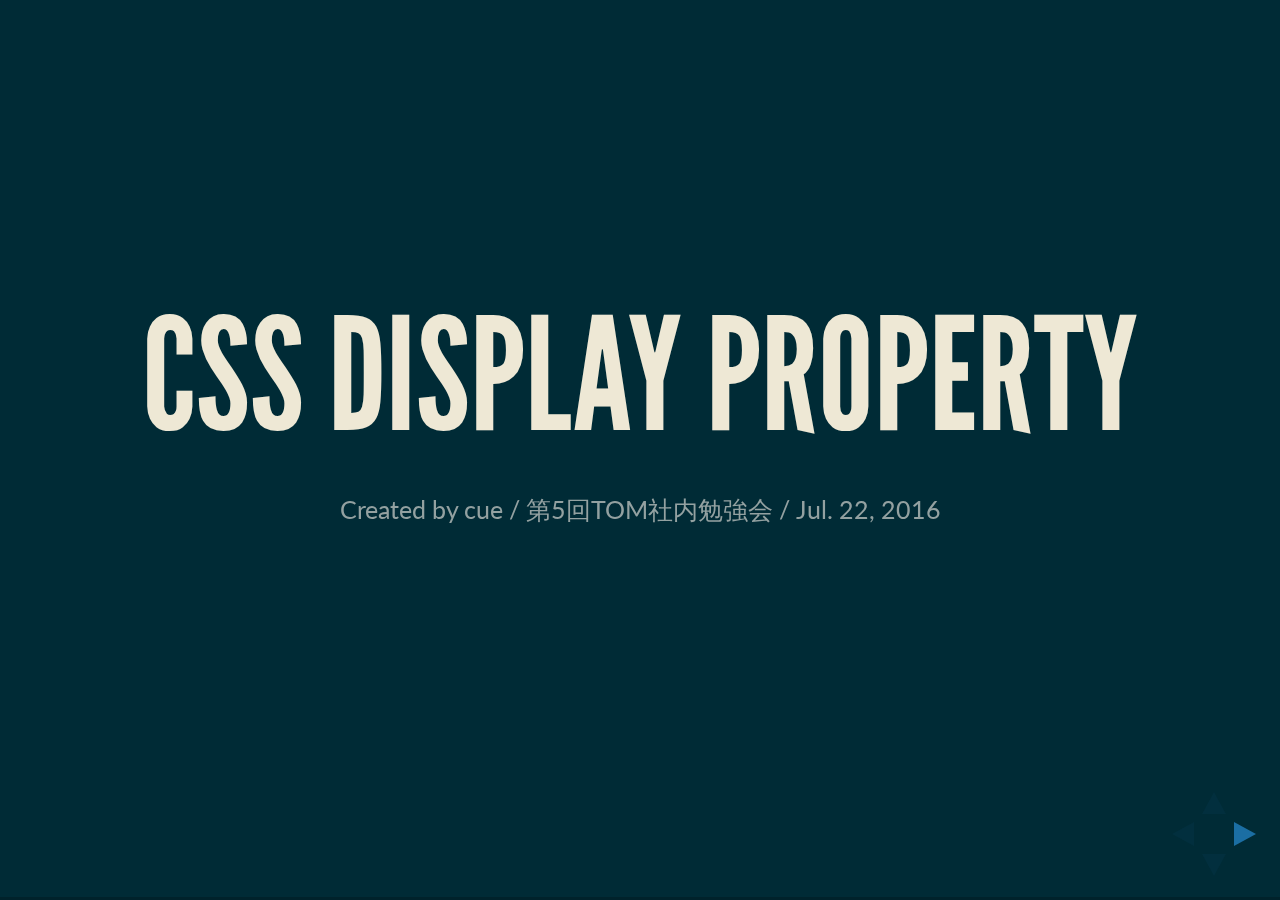
<file: index.html>
<!doctype html>
<html lang="en">

<head>
  <meta charset="utf-8">

  <title>css display</title>

  <meta name="description" content="第5回TOM社内勉強会">
  <meta name="author" content="cue">

  <meta name="apple-mobile-web-app-capable" content="yes">
  <meta name="apple-mobile-web-app-status-bar-style" content="black-translucent">

  <meta name="viewport" content="width=device-width, initial-scale=1.0, maximum-scale=1.0, user-scalable=no">

  <link rel="stylesheet" href="css/reveal.css">
  <link rel="stylesheet" href="css/theme/moon.css" id="theme">

  <link rel="stylesheet" href="css/display.css">

  <!-- Theme used for syntax highlighting of code -->
  <link rel="stylesheet" href="lib/css/zenburn.css">

  <!-- Printing and PDF exports -->
  <script>
    var link = document.createElement('link');
    link.rel = 'stylesheet';
    link.type = 'text/css';
    link.href = window.location.search.match(/print-pdf/gi) ? 'css/print/pdf.css' : 'css/print/paper.css';
    document.getElementsByTagName('head')[0].appendChild(link);
  </script>

  <!--[if lt IE 9]>
  <script src="lib/js/html5shiv.js"></script>
  <![endif]-->
</head>

<body>

<div class="reveal">

  <!-- Any section element inside of this container is displayed as a slide -->
  <div class="slides">
    <section>
      <h1>CSS display property</h1>
      <p>
        <small>Created by cue / 第5回TOM社内勉強会 / Jul. 22, 2016</small>
      </p>
    </section>

    <section>
      <h2>Display property</h2>
      <table>
        <tbody>
        <tr>
          <td>策定</td>
          <td>CSS Level 1 (Dec, 1996) 〜</td>
        </tr>
        <tr>
          <td>適用対象</td>
          <td>全要素</td>
        </tr>
        <tr>
          <td>メディア</td>
          <td>all</td>
        </tr>
        </tbody>
      </table>
    </section>

    <section>
      <h2>Display value</h2>
      <div class="fragment fade-up">
        <span class="prop">none</span>
        <span class="prop">inline</span>
        <span class="prop">block</span>
        <span class="prop">list-item</span>
        <span class="prop">inline-block</span>
        <span class="prop">inline-table</span>
        <span class="prop">table</span>
        <span class="prop">table-cell</span>
        <span class="prop">table-column</span>
        <span class="prop">table-column-group</span>
        <span class="prop">table-footer-group</span>
        <span class="prop">table-header-group</span>
        <span class="prop">table-row</span>
        <span class="prop">table-row-group</span>
        <span class="prop">flex</span>
        <span class="prop">inline-flex</span>
        <span class="prop">grid</span>
        <span class="prop">inline-grid</span>
        <span class="prop">run-in</span>
        <span class="prop">ruby</span>
        <span class="prop">ruby-base</span>
        <span class="prop">ruby-text</span>
        <span class="prop">ruby-base-container</span>
        <span class="prop">ruby-text-container</span>
        <span class="prop">contents</span>
        <p>※ 廃止済みの値を除く</p>
      </div>
    </section>

    <section>
      <h2>Mr. display is too much work</h2>
      <p>display 兄さん仕事しすぎ</p>
    </section>

    <section>
      <h2>History of display</h2>
      <table>
        <head>
        <tr>
          <th>Value set</th>
          <th>Ver.</th>
          <th>Date</th>
        </tr>
        </head>
        <tbody>
        <tr>
          <td>Basic values</td>
          <td>CSS1</td>
          <td>Dec, 1996 REC</td>
        </tr>
        <tr>
          <td>Extended values</td>
          <td>CSS2.1</td>
          <td>Jun. 2011 REC</td>
        </tr>
        <tr>
          <td>Table model values</td>
          <td>CSS2.1</td>
          <td>Jun. 2011 REC</td>
        </tr>
        <tr>
          <td>(Ruby formatting model values )</td>
          <td>CSS3</td>
          <td>Aug. 2014 WD</td>
        </tr>
        <tr>
          <td>Flexible box model values</td>
          <td>CSS3</td>
          <td>May 2015. LCWD<br>May 2016 CR</td>
        </tr>
        <tr>
          <td>Grid box model values</td>
          <td>CSS3</td>
          <td>Sep. 2015 WD</td>
        </tr>
        </tbody>
      </table>
    </section>

    <section>
      <section>
        <h2>Basic values</h2>
        <p>none | inline | block | list-item</p>
        <p><a href="display.html#basic" target="_blank">DEMO</a></p>
      </section>
      <section>
        <h2>list-item ?</h2>
        <p>使ったことすらない・・</p>
        <p class="fragment">こいつがdisplay兄さんに仕事を増やした元凶じゃなかろうか。</p>
      </section>
    </section>

    <section>
      <h2>Extended values</h2>
      <p>inline-block</p>
      <p><a href="display.html#extended" target="_blank">DEMO</a></p>
    </section>

    <section>
      <section>
        <h2>Table layout</h2>
        <p>table | table-cell | table-column | table-column-group | table-footer-group | table-header-group | table-row | table-row-group | inline-table</p>
        <p><a href="display.html#table" target="_blank">DEMO</a></p>
      </section>
      <section>
        <h3>Source</h3>
        <pre><code class="html" data-trim>
<span class="table">
  <span class="table-caption">User table</span>
  <span class="table-header-group">
    <span class="table-row">
      <span class="table-cell">Firstname</span>
      <span class="table-cell">Lastname</span>
      <span class="table-cell">Email</span>
    </span>
  </span>
  <span class="table-row-group">
    <span class="table-row">
      <span class="table-cell">John</span>
      <span class="table-cell">Doe</span>
      <span class="table-cell">john@example.com</span>
    </span>
  </span>
</span>
        </code></pre>
      </section>
      <section>
          <h3>Why need table layout?</h3>
          <p class="fragment">草案が書かれた2002年頃、Webはすべて</p>
          <p class="fragment">&lt;frame&gt;と&lt;table&gt;でできていた</p>
          <p class="fragment">その後frameはSEO的に最悪だと言われ</p>
          <p class="fragment">またtableでレイアウトするのはおかしいという風潮になり</p>
          <p class="fragment">フロントエンドは<code>float</code>と<code>clearfix</code>に悩まされる日々となる</p>
      </section>
      <section data-background="https://camo.githubusercontent.com/c92854242d32d310860c352b9247e394856a268c/68747470733a2f2f662e636c6f75642e6769746875622e636f6d2f6173736574732f313138333438342f313634333436312f38356431363236652d353863372d313165332d393230612d3538376361356334333762632e706e67">
      </section>
    </section>

    <section data-transition="slide" data-background="midnightblue" data-background-transition="zoom">
      <section>
        <h2>Flexible box model</h2>
        <p>もうfloatはいやだ！</p>
        <p>といってtableには戻りたくない！</p>
        <p>フレキシブル！フレキシブル！</p>
        <p><a href="display.html#flexbox" target="_blank">DEMO</a></p>
      </section>
      <section>
        <h2>Flexible box load map</h2>
        <p class="fragment">2009年ごろ <code>display: box;</code> がドラフト化</p>
        <p class="fragment">2012年ごろ <code>display: flexbox;</code> がドラフト化</p>
        <p class="fragment">2015年ごろ <code>display: flex;</code> が勧告候補</p>
        <div class="fragment">
        <pre><code class="css" data-trim>
/* 2015年の指定方法 */
.flex {
  display: -webkit-box;
  display: -moz-box;
  display: -ms-flexbox;
  display: -webkit-flex;
  display: flex;
}
        </code></pre>
        </div>
      </section>
    </section>

    <section data-transition="slide" data-background="crimson" data-background-transition="zoom">
      <h2>Grid box model</h2>
      <h3>September 2015. WD</h3>
      <p>まだ実験的要素</p>
      <p><a href="display.html#grid" target="_blank">DEMO</a></p>
    </section>

    <section>
      <section>
        <h2>What is display?</h2>
        <h3>display とはなにか？</h3>
        <p>display ≠ layout</p>
      </section>
      <section>
        <h2>Hide / Show</h2>
        <p class="fragment">jQuery.fn.hide() = <span class="fragment" style="color: tomato; font-weight: bold;">display: none;</span></p>
        <p class="fragment">jQuery.fn.show() = <span class="fragment" style="color: cyan; font-weight: bold;">&nbsp;&nbsp;&nbsp;&nbsp;&nbsp;&nbsp;&nbsp;&nbsp;&nbsp;&nbsp;&nbsp;&nbsp;&nbsp;?&nbsp;&nbsp;&nbsp;&nbsp;&nbsp;&nbsp;&nbsp;&nbsp;&nbsp;&nbsp;&nbsp;&nbsp;&nbsp;&nbsp;</span></p>
      </section>
      <section>
        <h2>What happened to 'display'?</h2>
        <h3>どうしてこうなった？</h3>
        <p class="fragment">最初にdisplay兄さんをリストにしようとしたあいつが悪いんじゃないのか？</p>
      </section>
    </section>

    <section>
      <h2>box-suppress property</h2>
      <p>ボックス生成の有無を切り替える box-suppress プロパティ</p>
      <div class="fragment">
        <h4>show</h4>
        <p>要素は その display プロパティに従って，表示する。</p>
        <h4>discard</h4>
        <p>要素はボックスを全く生成しなくなる。</p>
        <h4>hide</h4>
        <p>要素は生成するが、表示されない。</p>
      </div>
    </section>

  </div>

</div>

<script src="lib/js/head.min.js"></script>
<script src="js/reveal.js"></script>

<script>

  // More info https://github.com/hakimel/reveal.js#configuration
  Reveal.initialize({
    controls: true,
    progress: true,
    history: true,
    center: true,

    transition: 'convex', // none/fade/slide/convex/concave/zoom

    // More info https://github.com/hakimel/reveal.js#dependencies
    dependencies: [
      {
        src: 'lib/js/classList.js', condition: function () {
        return !document.body.classList;
      }
      },
      {
        src: 'plugin/markdown/marked.js', condition: function () {
        return !!document.querySelector('[data-markdown]');
      }
      },
      {
        src: 'plugin/markdown/markdown.js', condition: function () {
        return !!document.querySelector('[data-markdown]');
      }
      },
      {
        src: 'plugin/highlight/highlight.js', async: true, callback: function () {
        hljs.initHighlightingOnLoad();
      }
      },
      {src: 'plugin/zoom-js/zoom.js', async: true},
      {src: 'plugin/notes/notes.js', async: true}
    ]
  });

</script>

</body>
</html>
</file>
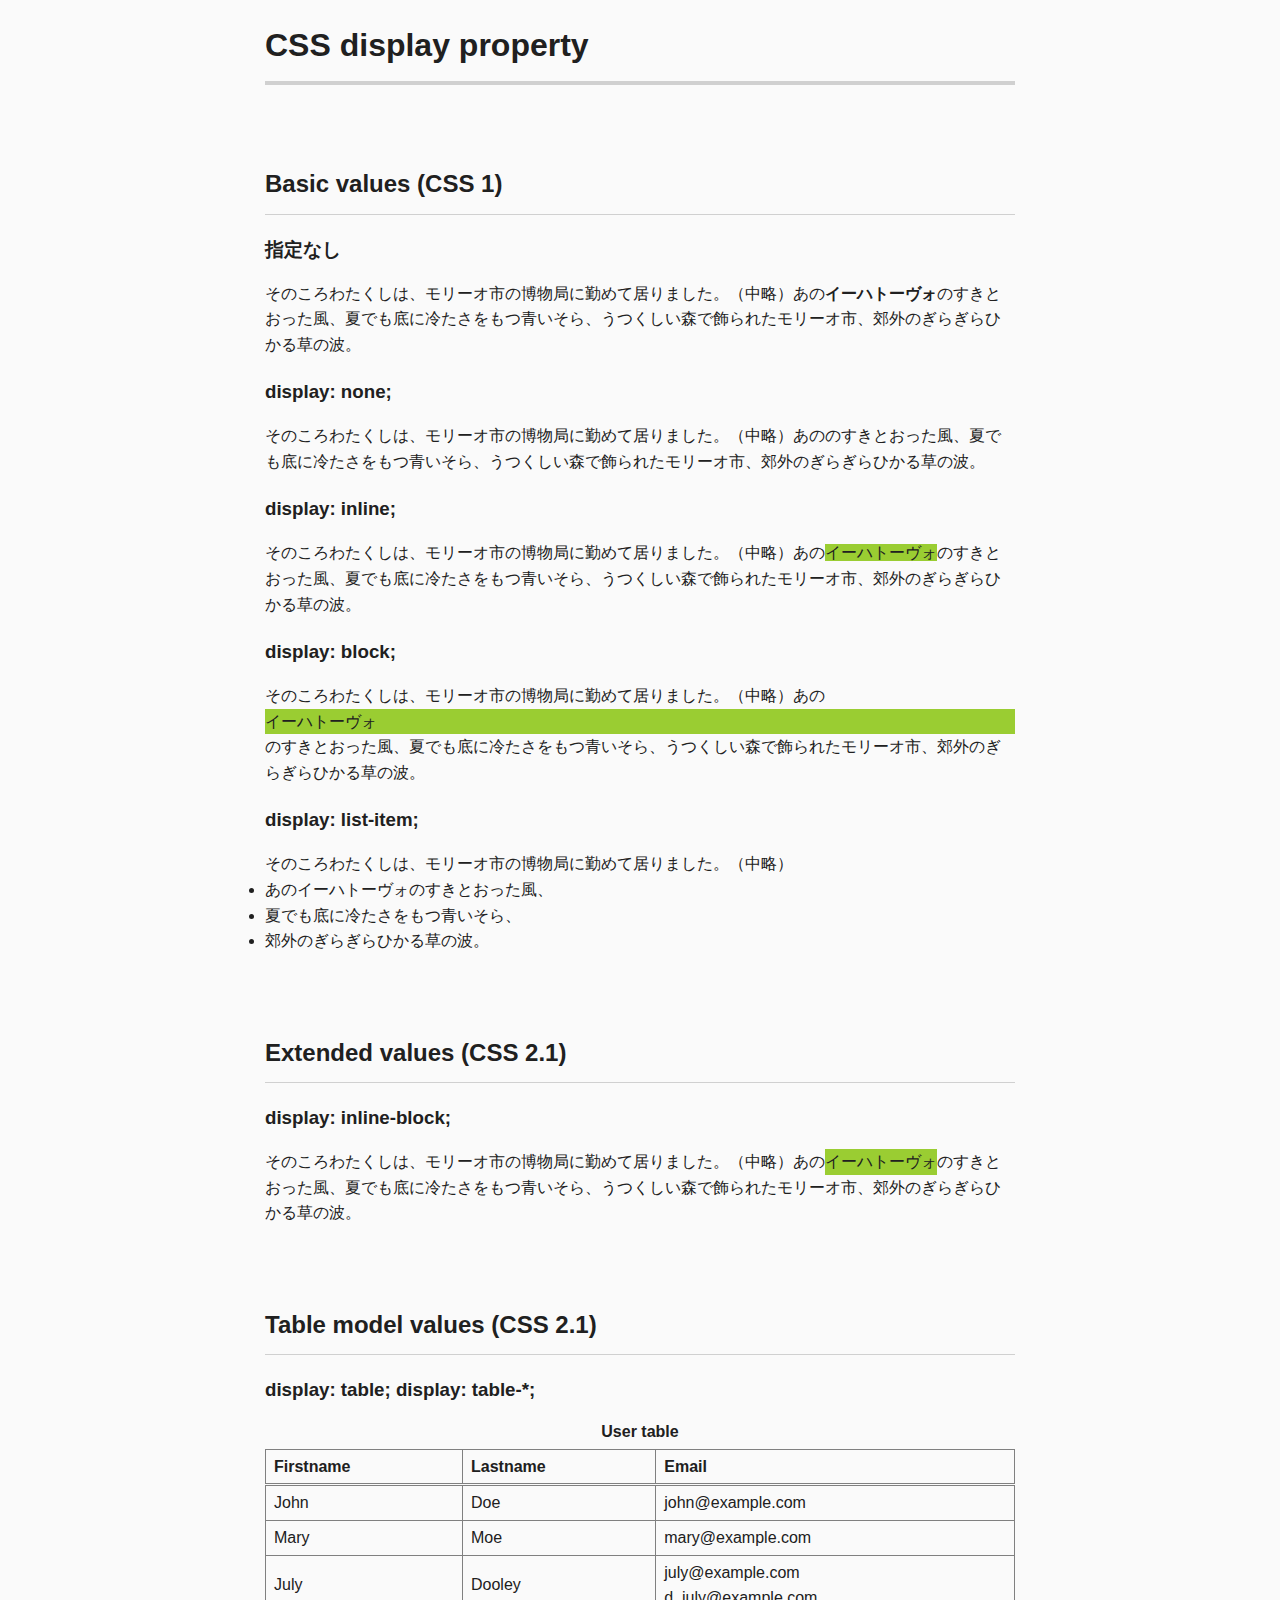
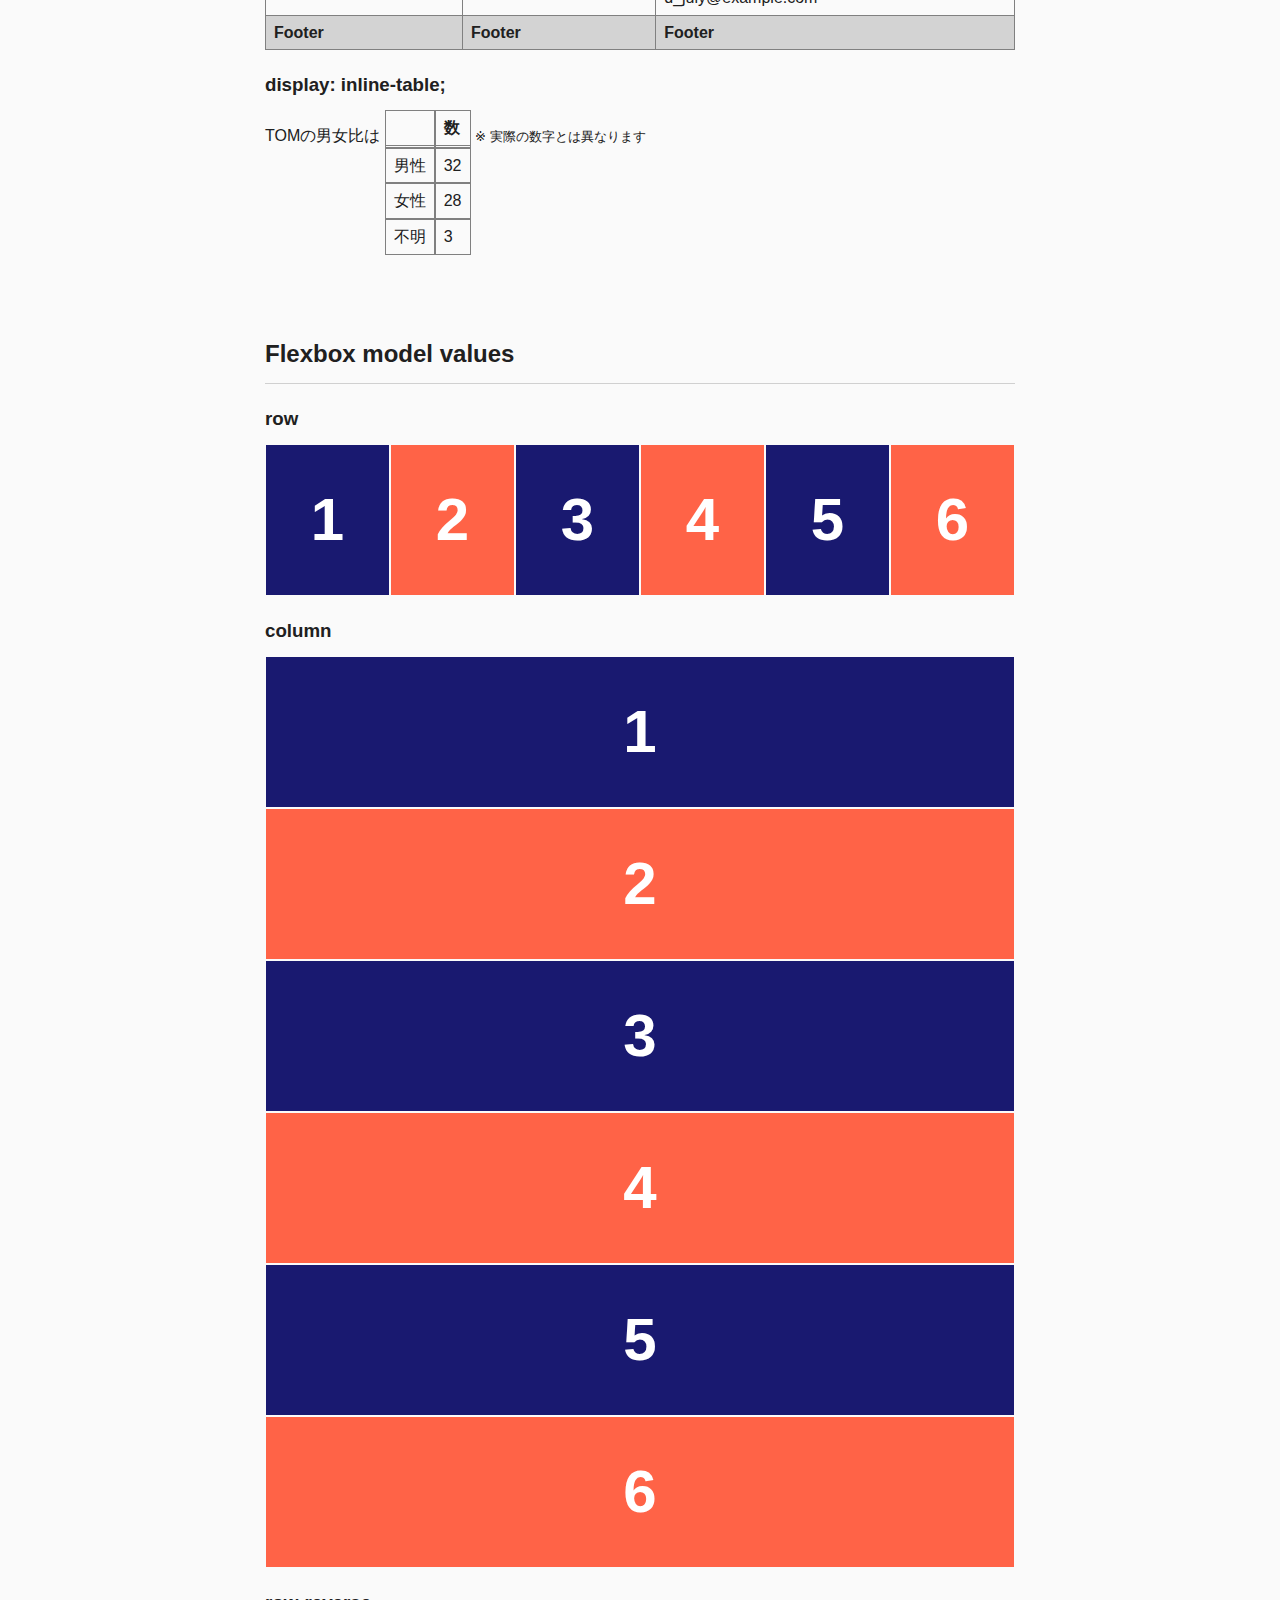
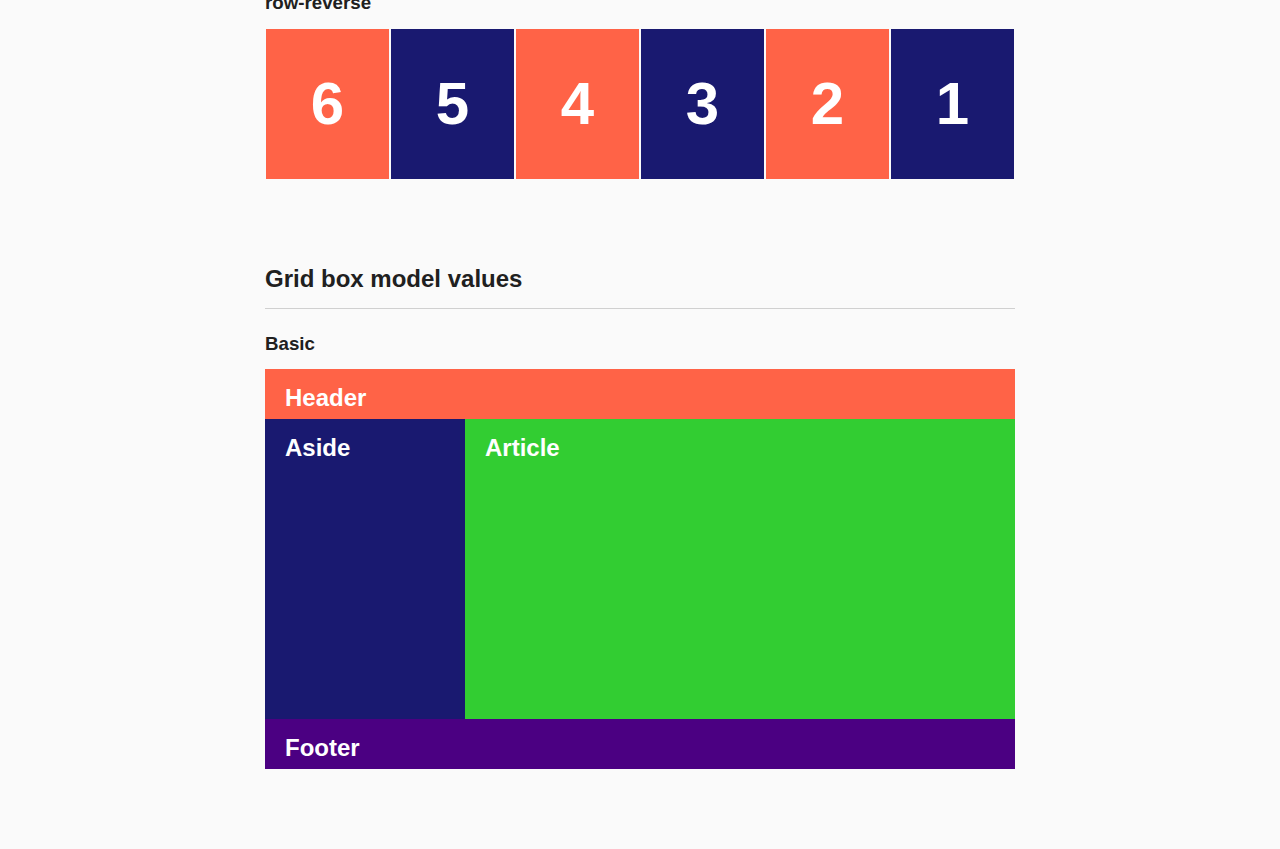
<file: display.html>
<!DOCTYPE html>
<html lang="en">
<head>
  <meta charset="UTF-8">
  <title>Title</title>
  <link rel="stylesheet" href="css/style.css" />
  <link rel="stylesheet" href="css/display.css" />
</head>
<body>
<article>
  <h1>CSS display property</h1>
  <section>
    <h2 id="basic">Basic values (CSS 1)</h2>
    <h3>指定なし</h3>
    <p>そのころわたくしは、モリーオ市の博物局に勤めて居りました。（中略）あの<strong>イーハトーヴォ</strong>のすきとおった風、夏でも底に冷たさをもつ青いそら、うつくしい森で飾られたモリーオ市、郊外のぎらぎらひかる草の波。</p>
    <h3>display: none;</h3>
    <p>そのころわたくしは、モリーオ市の博物局に勤めて居りました。（中略）あの<span class="none">イーハトーヴォ</span>のすきとおった風、夏でも底に冷たさをもつ青いそら、うつくしい森で飾られたモリーオ市、郊外のぎらぎらひかる草の波。</p>
    <h3>display: inline;</h3>
    <p>そのころわたくしは、モリーオ市の博物局に勤めて居りました。（中略）あの<span class="inline highlight">イーハトーヴォ</span>のすきとおった風、夏でも底に冷たさをもつ青いそら、うつくしい森で飾られたモリーオ市、郊外のぎらぎらひかる草の波。</p>
    <h3>display: block;</h3>
    <p>そのころわたくしは、モリーオ市の博物局に勤めて居りました。（中略）あの<span class="block highlight">イーハトーヴォ</span>のすきとおった風、夏でも底に冷たさをもつ青いそら、うつくしい森で飾られたモリーオ市、郊外のぎらぎらひかる草の波。</p>
    <h3>display: list-item;</h3>
    <p>そのころわたくしは、モリーオ市の博物局に勤めて居りました。（中略）<span class="list-item">あのイーハトーヴォのすきとおった風、</span><span class="list-item">夏でも底に冷たさをもつ青いそら、</span><span class="list-item">郊外のぎらぎらひかる草の波。</span></p>
  </section>
  <section>
    <h2 id="extended">Extended values (CSS 2.1)</h2>
    <h3>display: inline-block;</h3>
    <p>そのころわたくしは、モリーオ市の博物局に勤めて居りました。（中略）あの<span class="inline-block highlight">イーハトーヴォ</span>のすきとおった風、夏でも底に冷たさをもつ青いそら、うつくしい森で飾られたモリーオ市、郊外のぎらぎらひかる草の波。</p>
  </section>
  <section>
    <h2 id="table">Table model values (CSS 2.1)</h2>
    <h3>display: table; display: table-*;</h3>
    <span class="table">
      <span class="table-caption">User table</span>
      <span class="table-header-group">
        <span class="table-row">
          <span class="table-cell">Firstname</span>
          <span class="table-cell">Lastname</span>
          <span class="table-cell">Email</span>
        </span>
      </span>
      <span class="table-row-group">
        <span class="table-row">
          <span class="table-cell">John</span>
          <span class="table-cell">Doe</span>
          <span class="table-cell">john@example.com</span>
        </span>
        <span class="table-row">
          <span class="table-cell">Mary</span>
          <span class="table-cell">Moe</span>
          <span class="table-cell">mary@example.com</span>
        </span>
        <span class="table-row">
          <span class="table-cell">July</span>
          <span class="table-cell">Dooley</span>
          <span class="table-cell">july@example.com<br>d_july@example.com</span>
        </span>
      </span>
      <span class="table-footer-group">
        <span class="table-row">
          <span class="table-cell">Footer</span>
          <span class="table-cell">Footer</span>
          <span class="table-cell">Footer</span>
        </span>
      </span>
    </span>
    <h3>display: inline-table;</h3>
    <span>TOMの男女比は</span>
    <span class="inline-table">
      <span class="table-header-group">
        <span class="table-row">
          <span class="table-cell"></span>
          <span class="table-cell">数</span>
        </span>
      </span>
      <span class="table-row-group">
        <span class="table-row">
          <span class="table-cell">男性</span>
          <span class="table-cell">32</span>
        </span>
        <span class="table-row">
          <span class="table-cell">女性</span>
          <span class="table-cell">28</span>
        </span>
        <span class="table-row">
          <span class="table-cell">不明</span>
          <span class="table-cell">3</span>
        </span>
      </span>
    </span>
    <small>※ 実際の数字とは異なります</small>
  </section>
  <section>
    <h2 id="flexbox">Flexbox model values</h2>
    <h3>row</h3>
    <div class="flex">
      <div class="item">1</div>
      <div class="item">2</div>
      <div class="item">3</div>
      <div class="item">4</div>
      <div class="item">5</div>
      <div class="item">6</div>
    </div>
    <h3>column</h3>
    <div class="flex column">
      <div class="item">1</div>
      <div class="item">2</div>
      <div class="item">3</div>
      <div class="item">4</div>
      <div class="item">5</div>
      <div class="item">6</div>
    </div>
    <h3>row-reverse</h3>
    <div class="flex row-reverse">
      <div class="item">1</div>
      <div class="item">2</div>
      <div class="item">3</div>
      <div class="item">4</div>
      <div class="item">5</div>
      <div class="item">6</div>
    </div>
  </section>
  <section>
    <h2 id="grid">Grid box model values</h2>
    <h3>Basic</h3>
    <div class="grid">
      <div class="header">Header</div>
      <div class="aside">Aside</div>
      <div class="article">Article</div>
      <div class="footer">Footer</div>
    </div>
  </section>
</article>
</body>
</html>
</file>
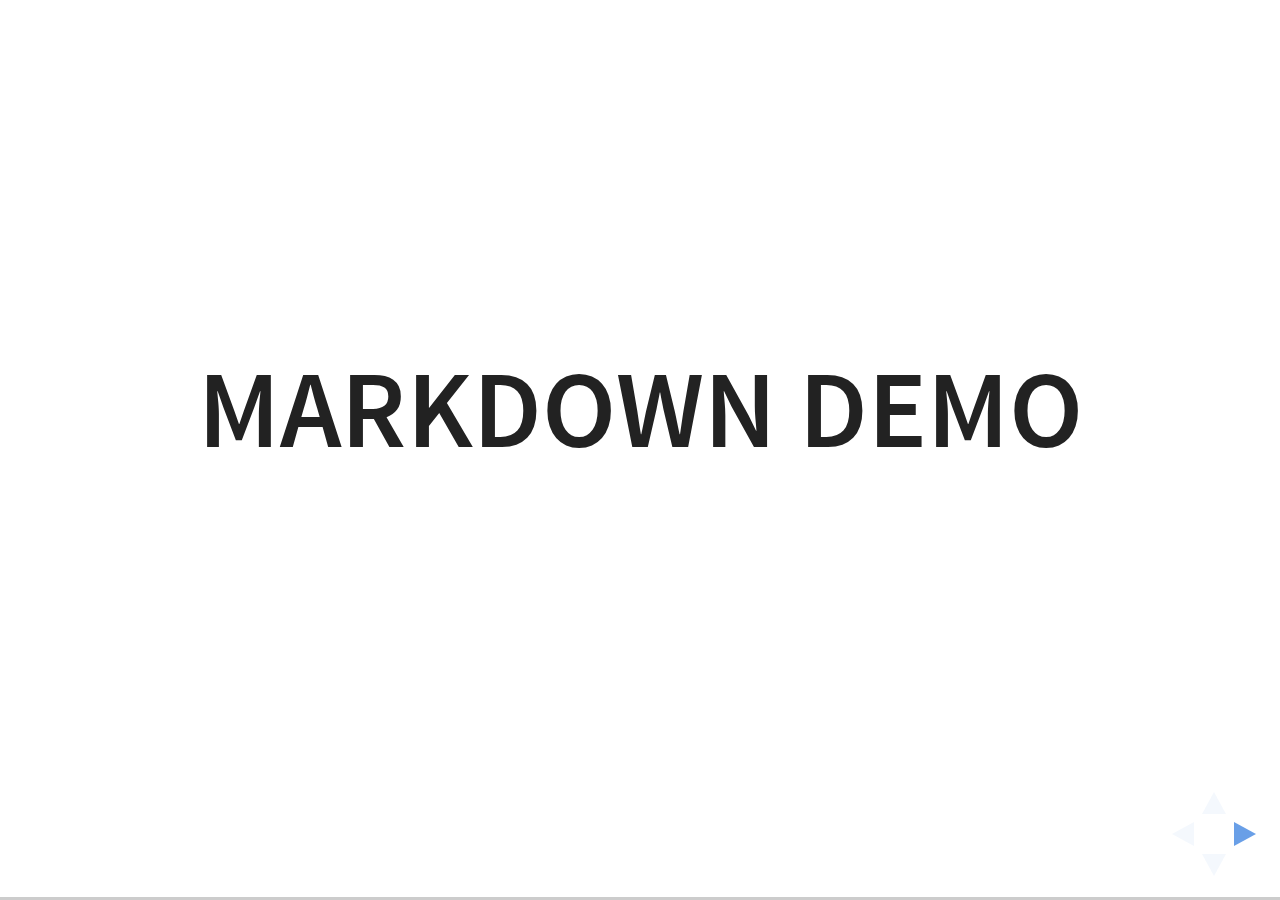
<file: plugin/markdown/example.html>
<!doctype html>
<html lang="en">

	<head>
		<meta charset="utf-8">

		<title>reveal.js - Markdown Demo</title>

		<link rel="stylesheet" href="../../css/reveal.css">
		<link rel="stylesheet" href="../../css/theme/white.css" id="theme">

        <link rel="stylesheet" href="../../lib/css/zenburn.css">
	</head>

	<body>

		<div class="reveal">

			<div class="slides">

                <!-- Use external markdown resource, separate slides by three newlines; vertical slides by two newlines -->
                <section data-markdown="example.md" data-separator="^\n\n\n" data-separator-vertical="^\n\n"></section>

                <!-- Slides are separated by three dashes (quick 'n dirty regular expression) -->
                <section data-markdown data-separator="---">
                    <script type="text/template">
                        ## Demo 1
                        Slide 1
                        ---
                        ## Demo 1
                        Slide 2
                        ---
                        ## Demo 1
                        Slide 3
                    </script>
                </section>

                <!-- Slides are separated by newline + three dashes + newline, vertical slides identical but two dashes -->
                <section data-markdown data-separator="^\n---\n$" data-separator-vertical="^\n--\n$">
                    <script type="text/template">
                        ## Demo 2
                        Slide 1.1

                        --

                        ## Demo 2
                        Slide 1.2

                        ---

                        ## Demo 2
                        Slide 2
                    </script>
                </section>

                <!-- No "extra" slides, since there are no separators defined (so they'll become horizontal rulers) -->
                <section data-markdown>
                    <script type="text/template">
                        A

                        ---

                        B

                        ---

                        C
                    </script>
                </section>

                <!-- Slide attributes -->
                <section data-markdown>
                    <script type="text/template">
                        <!-- .slide: data-background="#000000" -->
                        ## Slide attributes
                    </script>
                </section>

                <!-- Element attributes -->
                <section data-markdown>
                    <script type="text/template">
                        ## Element attributes
                        - Item 1 <!-- .element: class="fragment" data-fragment-index="2" -->
                        - Item 2 <!-- .element: class="fragment" data-fragment-index="1" -->
                    </script>
                </section>

                <!-- Code -->
                <section data-markdown>
                    <script type="text/template">
                        ```php
                        public function foo()
                        {
                            $foo = array(
                                'bar' => 'bar'
                            )
                        }
                        ```
                    </script>
                </section>

            </div>
		</div>

		<script src="../../lib/js/head.min.js"></script>
		<script src="../../js/reveal.js"></script>

		<script>

			Reveal.initialize({
				controls: true,
				progress: true,
				history: true,
				center: true,

				// Optional libraries used to extend on reveal.js
				dependencies: [
					{ src: '../../lib/js/classList.js', condition: function() { return !document.body.classList; } },
					{ src: 'marked.js', condition: function() { return !!document.querySelector( '[data-markdown]' ); } },
                    { src: 'markdown.js', condition: function() { return !!document.querySelector( '[data-markdown]' ); } },
                    { src: '../highlight/highlight.js', async: true, callback: function() { hljs.initHighlightingOnLoad(); } },
					{ src: '../notes/notes.js' }
				]
			});

		</script>

	</body>
</html>
</file>
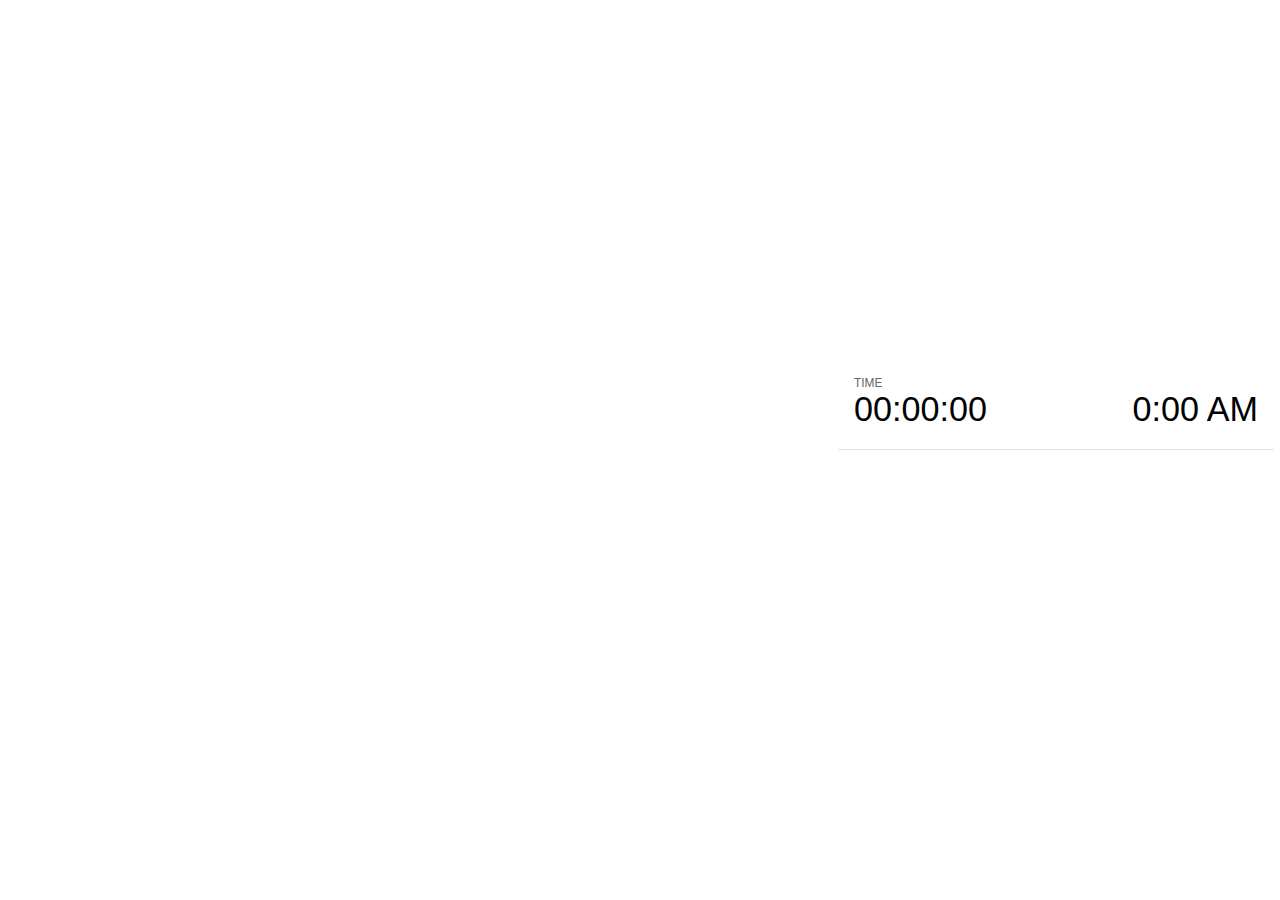
<file: plugin/notes/notes.html>
<!doctype html>
<html lang="en">
	<head>
		<meta charset="utf-8">

		<title>reveal.js - Slide Notes</title>

		<style>
			body {
				font-family: Helvetica;
			}

			#current-slide,
			#upcoming-slide,
			#speaker-controls {
				padding: 6px;
				box-sizing: border-box;
				-moz-box-sizing: border-box;
			}

			#current-slide iframe,
			#upcoming-slide iframe {
				width: 100%;
				height: 100%;
				border: 1px solid #ddd;
			}

			#current-slide .label,
			#upcoming-slide .label {
				position: absolute;
				top: 10px;
				left: 10px;
				font-weight: bold;
				font-size: 14px;
				z-index: 2;
				color: rgba( 255, 255, 255, 0.9 );
			}

			#current-slide {
				position: absolute;
				width: 65%;
				height: 100%;
				top: 0;
				left: 0;
				padding-right: 0;
			}

			#upcoming-slide {
				position: absolute;
				width: 35%;
				height: 40%;
				right: 0;
				top: 0;
			}

			#speaker-controls {
				position: absolute;
				top: 40%;
				right: 0;
				width: 35%;
				height: 60%;
				overflow: auto;

				font-size: 18px;
			}

				.speaker-controls-time.hidden,
				.speaker-controls-notes.hidden {
					display: none;
				}

				.speaker-controls-time .label,
				.speaker-controls-notes .label {
					text-transform: uppercase;
					font-weight: normal;
					font-size: 0.66em;
					color: #666;
					margin: 0;
				}

				.speaker-controls-time {
					border-bottom: 1px solid rgba( 200, 200, 200, 0.5 );
					margin-bottom: 10px;
					padding: 10px 16px;
					padding-bottom: 20px;
					cursor: pointer;
				}

				.speaker-controls-time .reset-button {
					opacity: 0;
					float: right;
					color: #666;
					text-decoration: none;
				}
				.speaker-controls-time:hover .reset-button {
					opacity: 1;
				}

				.speaker-controls-time .timer,
				.speaker-controls-time .clock {
					width: 50%;
					font-size: 1.9em;
				}

				.speaker-controls-time .timer {
					float: left;
				}

				.speaker-controls-time .clock {
					float: right;
					text-align: right;
				}

				.speaker-controls-time span.mute {
					color: #bbb;
				}

				.speaker-controls-notes {
					padding: 10px 16px;
				}

				.speaker-controls-notes .value {
					margin-top: 5px;
					line-height: 1.4;
					font-size: 1.2em;
				}

			.clear {
				clear: both;
			}

			@media screen and (max-width: 1080px) {
				#speaker-controls {
					font-size: 16px;
				}
			}

			@media screen and (max-width: 900px) {
				#speaker-controls {
					font-size: 14px;
				}
			}

			@media screen and (max-width: 800px) {
				#speaker-controls {
					font-size: 12px;
				}
			}

		</style>
	</head>

	<body>

		<div id="current-slide"></div>
		<div id="upcoming-slide"><span class="label">UPCOMING:</span></div>
		<div id="speaker-controls">
			<div class="speaker-controls-time">
				<h4 class="label">Time <span class="reset-button">Click to Reset</span></h4>
				<div class="clock">
					<span class="clock-value">0:00 AM</span>
				</div>
				<div class="timer">
					<span class="hours-value">00</span><span class="minutes-value">:00</span><span class="seconds-value">:00</span>
				</div>
				<div class="clear"></div>
			</div>

			<div class="speaker-controls-notes hidden">
				<h4 class="label">Notes</h4>
				<div class="value"></div>
			</div>
		</div>

		<script src="../../plugin/markdown/marked.js"></script>
		<script>

			(function() {

				var notes,
					notesValue,
					currentState,
					currentSlide,
					upcomingSlide,
					connected = false;

				window.addEventListener( 'message', function( event ) {

					var data = JSON.parse( event.data );

					// The overview mode is only useful to the reveal.js instance
					// where navigation occurs so we don't sync it
					if( data.state ) delete data.state.overview;

					// Messages sent by the notes plugin inside of the main window
					if( data && data.namespace === 'reveal-notes' ) {
						if( data.type === 'connect' ) {
							handleConnectMessage( data );
						}
						else if( data.type === 'state' ) {
							handleStateMessage( data );
						}
					}
					// Messages sent by the reveal.js inside of the current slide preview
					else if( data && data.namespace === 'reveal' ) {
						if( /ready/.test( data.eventName ) ) {
							// Send a message back to notify that the handshake is complete
							window.opener.postMessage( JSON.stringify({ namespace: 'reveal-notes', type: 'connected'} ), '*' );
						}
						else if( /slidechanged|fragmentshown|fragmenthidden|paused|resumed/.test( data.eventName ) && currentState !== JSON.stringify( data.state ) ) {

							window.opener.postMessage( JSON.stringify({ method: 'setState', args: [ data.state ]} ), '*' );

						}
					}

				} );

				/**
				 * Called when the main window is trying to establish a
				 * connection.
				 */
				function handleConnectMessage( data ) {

					if( connected === false ) {
						connected = true;

						setupIframes( data );
						setupKeyboard();
						setupNotes();
						setupTimer();
					}

				}

				/**
				 * Called when the main window sends an updated state.
				 */
				function handleStateMessage( data ) {

					// Store the most recently set state to avoid circular loops
					// applying the same state
					currentState = JSON.stringify( data.state );

					// No need for updating the notes in case of fragment changes
					if ( data.notes ) {
						notes.classList.remove( 'hidden' );
						notesValue.style.whiteSpace = data.whitespace;
						if( data.markdown ) {
							notesValue.innerHTML = marked( data.notes );
						}
						else {
							notesValue.innerHTML = data.notes;
						}
					}
					else {
						notes.classList.add( 'hidden' );
					}

					// Update the note slides
					currentSlide.contentWindow.postMessage( JSON.stringify({ method: 'setState', args: [ data.state ] }), '*' );
					upcomingSlide.contentWindow.postMessage( JSON.stringify({ method: 'setState', args: [ data.state ] }), '*' );
					upcomingSlide.contentWindow.postMessage( JSON.stringify({ method: 'next' }), '*' );

				}

				// Limit to max one state update per X ms
				handleStateMessage = debounce( handleStateMessage, 200 );

				/**
				 * Forward keyboard events to the current slide window.
				 * This enables keyboard events to work even if focus
				 * isn't set on the current slide iframe.
				 */
				function setupKeyboard() {

					document.addEventListener( 'keydown', function( event ) {
						currentSlide.contentWindow.postMessage( JSON.stringify({ method: 'triggerKey', args: [ event.keyCode ] }), '*' );
					} );

				}

				/**
				 * Creates the preview iframes.
				 */
				function setupIframes( data ) {

					var params = [
						'receiver',
						'progress=false',
						'history=false',
						'transition=none',
						'autoSlide=0',
						'backgroundTransition=none'
					].join( '&' );

					var urlSeparator = /\?/.test(data.url) ? '&' : '?';
					var hash = '#/' + data.state.indexh + '/' + data.state.indexv;
					var currentURL = data.url + urlSeparator + params + '&postMessageEvents=true' + hash;
					var upcomingURL = data.url + urlSeparator + params + '&controls=false' + hash;

					currentSlide = document.createElement( 'iframe' );
					currentSlide.setAttribute( 'width', 1280 );
					currentSlide.setAttribute( 'height', 1024 );
					currentSlide.setAttribute( 'src', currentURL );
					document.querySelector( '#current-slide' ).appendChild( currentSlide );

					upcomingSlide = document.createElement( 'iframe' );
					upcomingSlide.setAttribute( 'width', 640 );
					upcomingSlide.setAttribute( 'height', 512 );
					upcomingSlide.setAttribute( 'src', upcomingURL );
					document.querySelector( '#upcoming-slide' ).appendChild( upcomingSlide );

				}

				/**
				 * Setup the notes UI.
				 */
				function setupNotes() {

					notes = document.querySelector( '.speaker-controls-notes' );
					notesValue = document.querySelector( '.speaker-controls-notes .value' );

				}

				/**
				 * Create the timer and clock and start updating them
				 * at an interval.
				 */
				function setupTimer() {

					var start = new Date(),
						timeEl = document.querySelector( '.speaker-controls-time' ),
						clockEl = timeEl.querySelector( '.clock-value' ),
						hoursEl = timeEl.querySelector( '.hours-value' ),
						minutesEl = timeEl.querySelector( '.minutes-value' ),
						secondsEl = timeEl.querySelector( '.seconds-value' );

					function _updateTimer() {

						var diff, hours, minutes, seconds,
							now = new Date();

						diff = now.getTime() - start.getTime();
						hours = Math.floor( diff / ( 1000 * 60 * 60 ) );
						minutes = Math.floor( ( diff / ( 1000 * 60 ) ) % 60 );
						seconds = Math.floor( ( diff / 1000 ) % 60 );

						clockEl.innerHTML = now.toLocaleTimeString( 'en-US', { hour12: true, hour: '2-digit', minute:'2-digit' } );
						hoursEl.innerHTML = zeroPadInteger( hours );
						hoursEl.className = hours > 0 ? '' : 'mute';
						minutesEl.innerHTML = ':' + zeroPadInteger( minutes );
						minutesEl.className = minutes > 0 ? '' : 'mute';
						secondsEl.innerHTML = ':' + zeroPadInteger( seconds );

					}

					// Update once directly
					_updateTimer();

					// Then update every second
					setInterval( _updateTimer, 1000 );

					timeEl.addEventListener( 'click', function() {
						start = new Date();
						_updateTimer();
						return false;
					} );

				}

				function zeroPadInteger( num ) {

					var str = '00' + parseInt( num );
					return str.substring( str.length - 2 );

				}

				/**
				 * Limits the frequency at which a function can be called.
				 */
				function debounce( fn, ms ) {

					var lastTime = 0,
						timeout;

					return function() {

						var args = arguments;
						var context = this;

						clearTimeout( timeout );

						var timeSinceLastCall = Date.now() - lastTime;
						if( timeSinceLastCall > ms ) {
							fn.apply( context, args );
							lastTime = Date.now();
						}
						else {
							timeout = setTimeout( function() {
								fn.apply( context, args );
								lastTime = Date.now();
							}, ms - timeSinceLastCall );
						}

					}

				}

			})();

		</script>
	</body>
</html>
</file>
<file: css/theme/moon.css>
/**
 * Solarized Dark theme for reveal.js.
 * Author: Achim Staebler
 */
@import url(../../lib/font/league-gothic/league-gothic.css);
@import url(https://fonts.googleapis.com/css?family=Lato:400,700,400italic,700italic);
/**
 * Solarized colors by Ethan Schoonover
 */
html * {
  color-profile: sRGB;
  rendering-intent: auto; }

/*********************************************
 * GLOBAL STYLES
 *********************************************/
body {
  background: #002b36;
  background-color: #002b36; }

.reveal {
  font-family: "Lato", sans-serif;
  font-size: 36px;
  font-weight: normal;
  color: #93a1a1; }

::selection {
  color: #fff;
  background: #d33682;
  text-shadow: none; }

.reveal .slides > section,
.reveal .slides > section > section {
  line-height: 1.3;
  font-weight: inherit; }

/*********************************************
 * HEADERS
 *********************************************/
.reveal h1,
.reveal h2,
.reveal h3,
.reveal h4,
.reveal h5,
.reveal h6 {
  margin: 0 0 20px 0;
  color: #eee8d5;
  font-family: "League Gothic", Impact, sans-serif;
  font-weight: normal;
  line-height: 1.2;
  letter-spacing: normal;
  text-transform: uppercase;
  text-shadow: none;
  word-wrap: break-word; }

.reveal h1 {
  font-size: 3.77em; }

.reveal h2 {
  font-size: 2.11em; }

.reveal h3 {
  font-size: 1.55em; }

.reveal h4 {
  font-size: 1em; }

.reveal h1 {
  text-shadow: none; }

/*********************************************
 * OTHER
 *********************************************/
.reveal p {
  margin: 20px 0;
  line-height: 1.3; }

/* Ensure certain elements are never larger than the slide itself */
.reveal img,
.reveal video,
.reveal iframe {
  max-width: 95%;
  max-height: 95%; }

.reveal strong,
.reveal b {
  font-weight: bold; }

.reveal em {
  font-style: italic; }

.reveal ol,
.reveal dl,
.reveal ul {
  display: inline-block;
  text-align: left;
  margin: 0 0 0 1em; }

.reveal ol {
  list-style-type: decimal; }

.reveal ul {
  list-style-type: disc; }

.reveal ul ul {
  list-style-type: square; }

.reveal ul ul ul {
  list-style-type: circle; }

.reveal ul ul,
.reveal ul ol,
.reveal ol ol,
.reveal ol ul {
  display: block;
  margin-left: 40px; }

.reveal dt {
  font-weight: bold; }

.reveal dd {
  margin-left: 40px; }

.reveal q,
.reveal blockquote {
  quotes: none; }

.reveal blockquote {
  display: block;
  position: relative;
  width: 70%;
  margin: 20px auto;
  padding: 5px;
  font-style: italic;
  background: rgba(255, 255, 255, 0.05);
  box-shadow: 0px 0px 2px rgba(0, 0, 0, 0.2); }

.reveal blockquote p:first-child,
.reveal blockquote p:last-child {
  display: inline-block; }

.reveal q {
  font-style: italic; }

.reveal pre {
  display: block;
  position: relative;
  width: 90%;
  margin: 20px auto;
  text-align: left;
  font-size: 0.55em;
  font-family: monospace;
  line-height: 1.2em;
  word-wrap: break-word;
  box-shadow: 0px 0px 6px rgba(0, 0, 0, 0.3); }

.reveal code {
  font-family: monospace; }

.reveal pre code {
  display: block;
  padding: 5px;
  overflow: auto;
  max-height: 400px;
  word-wrap: normal; }

.reveal table {
  margin: auto;
  border-collapse: collapse;
  border-spacing: 0; }

.reveal table th {
  font-weight: bold; }

.reveal table th,
.reveal table td {
  text-align: left;
  padding: 0.2em 0.5em 0.2em 0.5em;
  border-bottom: 1px solid; }

.reveal table th[align="center"],
.reveal table td[align="center"] {
  text-align: center; }

.reveal table th[align="right"],
.reveal table td[align="right"] {
  text-align: right; }

.reveal table tbody tr:last-child th,
.reveal table tbody tr:last-child td {
  border-bottom: none; }

.reveal sup {
  vertical-align: super; }

.reveal sub {
  vertical-align: sub; }

.reveal small {
  display: inline-block;
  font-size: 0.6em;
  line-height: 1.2em;
  vertical-align: top; }

.reveal small * {
  vertical-align: top; }

/*********************************************
 * LINKS
 *********************************************/
.reveal a {
  color: #268bd2;
  text-decoration: none;
  -webkit-transition: color .15s ease;
  -moz-transition: color .15s ease;
  transition: color .15s ease; }

.reveal a:hover {
  color: #78b9e6;
  text-shadow: none;
  border: none; }

.reveal .roll span:after {
  color: #fff;
  background: #1a6091; }

/*********************************************
 * IMAGES
 *********************************************/
.reveal section img {
  margin: 15px 0px;
  background: rgba(255, 255, 255, 0.12);
  border: 4px solid #93a1a1;
  box-shadow: 0 0 10px rgba(0, 0, 0, 0.15); }

.reveal section img.plain {
  border: 0;
  box-shadow: none; }

.reveal a img {
  -webkit-transition: all .15s linear;
  -moz-transition: all .15s linear;
  transition: all .15s linear; }

.reveal a:hover img {
  background: rgba(255, 255, 255, 0.2);
  border-color: #268bd2;
  box-shadow: 0 0 20px rgba(0, 0, 0, 0.55); }

/*********************************************
 * NAVIGATION CONTROLS
 *********************************************/
.reveal .controls .navigate-left,
.reveal .controls .navigate-left.enabled {
  border-right-color: #268bd2; }

.reveal .controls .navigate-right,
.reveal .controls .navigate-right.enabled {
  border-left-color: #268bd2; }

.reveal .controls .navigate-up,
.reveal .controls .navigate-up.enabled {
  border-bottom-color: #268bd2; }

.reveal .controls .navigate-down,
.reveal .controls .navigate-down.enabled {
  border-top-color: #268bd2; }

.reveal .controls .navigate-left.enabled:hover {
  border-right-color: #78b9e6; }

.reveal .controls .navigate-right.enabled:hover {
  border-left-color: #78b9e6; }

.reveal .controls .navigate-up.enabled:hover {
  border-bottom-color: #78b9e6; }

.reveal .controls .navigate-down.enabled:hover {
  border-top-color: #78b9e6; }

/*********************************************
 * PROGRESS BAR
 *********************************************/
.reveal .progress {
  background: rgba(0, 0, 0, 0.2); }

.reveal .progress span {
  background: #268bd2;
  -webkit-transition: width 800ms cubic-bezier(0.26, 0.86, 0.44, 0.985);
  -moz-transition: width 800ms cubic-bezier(0.26, 0.86, 0.44, 0.985);
  transition: width 800ms cubic-bezier(0.26, 0.86, 0.44, 0.985); }
</file>
<file: css/display.css>
.none {
  display: none;
}
.inline {
  display: inline;
}
.block {
  display: block;
}
.contents {
  display: contents;
}
.list-item {
  display: list-item;
}
.inline-block {
  display: inline-block;
}
.inline-table {
  display: inline-table;
}
.table {
  display: table;
  border-collapse: collapse;
  width: 100%;
}
.table-caption {
  display: table-caption;
  text-align: center;
  font-weight: bold;
  padding: 4px;
}
.table-cell {
  display: table-cell;
  border: 1px solid #808080;
  padding: 4px 8px;
  vertical-align: middle;
}
.table-column {
  display: table-column;
}
.table-column-group {
  display: table-column-group;
}
.table-footer-group {
  display: table-footer-group;
}
.table-footer-group .table-cell {
  font-weight: bold;
  background-color: #d3d3d3;
}
.table-header-group {
  display: table-header-group;
}
.table-header-group .table-cell {
  font-weight: bold;
  border-bottom: 3px double #808080;
}
.table-row {
  display: table-row;
}
.table-row-group {
  display: table-row-group;
}
.flex {
  display: flex;
}
.flex > .item {
  flex: 1;
  background-color: #ff6347;
  margin: 1px;
  text-align: center;
  height: 150px;
  line-height: 150px;
  font-size: 60px;
  font-weight: bold;
  color: #fff;
}
.flex > .item:nth-child(odd) {
  background-color: #191970;
}
.flex.row {
  flex-direction: row;
}
.flex.column {
  flex-direction: column;
}
.flex.row-reverse {
  flex-direction: row-reverse;
}
.inline-flex {
  display: inline-flex;
}
.grid {
  display: grid;
  grid-template-rows: 50px 1fr 50px;
  grid-template-columns: 200px 1fr;
  min-height: 400px;
}
.grid > * {
  font-weight: bold;
  font-size: 24px;
  padding: 10px 20px;
  color: #fff;
}
.grid .header {
  grid-row: 1/2;
  grid-column: 1/3;
  background-color: #ff6347;
}
.grid .aside {
  grid-row: 2/3;
  grid-column: 1/2;
  background-color: #191970;
}
.grid .article {
  grid-row: 2/3;
  grid-column: 2/3;
  background-color: #32cd32;
}
.grid .footer {
  grid-row: 3/4;
  grid-column: 1/3;
  background-color: #4b0082;
}
.inline-grid {
  display: inline-grid;
}
.ruby {
  display: ruby;
}
.ruby-base {
  display: ruby-base;
}
.ruby-text {
  display: ruby-text;
}
.ruby-base-container {
  display: ruby-base-container;
}
.ruby-text-container {
  display: ruby-text-container;
}
.run-in {
  display: run-in;
}
.prop {
  display: inline-block;
  padding: 4px 10px !important;
  border-radius: 8px;
  background-color: rgba(0,0,0,0.25);
  margin: 8px 4px 0 !important;
  color: #fff !important;
}
</file>
<file: lib/css/zenburn.css>
/*

Zenburn style from voldmar.ru (c) Vladimir Epifanov <voldmar@voldmar.ru>
based on dark.css by Ivan Sagalaev

*/

.hljs {
  display: block;
  overflow-x: auto;
  padding: 0.5em;
  background: #3f3f3f;
  color: #dcdcdc;
}

.hljs-keyword,
.hljs-selector-tag,
.hljs-tag {
  color: #e3ceab;
}

.hljs-template-tag {
  color: #dcdcdc;
}

.hljs-number {
  color: #8cd0d3;
}

.hljs-variable,
.hljs-template-variable,
.hljs-attribute {
  color: #efdcbc;
}

.hljs-literal {
  color: #efefaf;
}

.hljs-subst {
  color: #8f8f8f;
}

.hljs-title,
.hljs-name,
.hljs-selector-id,
.hljs-selector-class,
.hljs-section,
.hljs-type {
  color: #efef8f;
}

.hljs-symbol,
.hljs-bullet,
.hljs-link {
  color: #dca3a3;
}

.hljs-deletion,
.hljs-string,
.hljs-built_in,
.hljs-builtin-name {
  color: #cc9393;
}

.hljs-addition,
.hljs-comment,
.hljs-quote,
.hljs-meta {
  color: #7f9f7f;
}


.hljs-emphasis {
  font-style: italic;
}

.hljs-strong {
  font-weight: bold;
}
</file>
<file: css/theme/white.css>
/**
 * White theme for reveal.js. This is the opposite of the 'black' theme.
 *
 * By Hakim El Hattab, http://hakim.se
 */
@import url(../../lib/font/source-sans-pro/source-sans-pro.css);
section.has-dark-background, section.has-dark-background h1, section.has-dark-background h2, section.has-dark-background h3, section.has-dark-background h4, section.has-dark-background h5, section.has-dark-background h6 {
  color: #fff; }

/*********************************************
 * GLOBAL STYLES
 *********************************************/
body {
  background: #fff;
  background-color: #fff; }

.reveal {
  font-family: "Source Sans Pro", Helvetica, sans-serif;
  font-size: 38px;
  font-weight: normal;
  color: #222; }

::selection {
  color: #fff;
  background: #98bdef;
  text-shadow: none; }

.reveal .slides > section,
.reveal .slides > section > section {
  line-height: 1.3;
  font-weight: inherit; }

/*********************************************
 * HEADERS
 *********************************************/
.reveal h1,
.reveal h2,
.reveal h3,
.reveal h4,
.reveal h5,
.reveal h6 {
  margin: 0 0 20px 0;
  color: #222;
  font-family: "Source Sans Pro", Helvetica, sans-serif;
  font-weight: 600;
  line-height: 1.2;
  letter-spacing: normal;
  text-transform: uppercase;
  text-shadow: none;
  word-wrap: break-word; }

.reveal h1 {
  font-size: 2.5em; }

.reveal h2 {
  font-size: 1.6em; }

.reveal h3 {
  font-size: 1.3em; }

.reveal h4 {
  font-size: 1em; }

.reveal h1 {
  text-shadow: none; }

/*********************************************
 * OTHER
 *********************************************/
.reveal p {
  margin: 20px 0;
  line-height: 1.3; }

/* Ensure certain elements are never larger than the slide itself */
.reveal img,
.reveal video,
.reveal iframe {
  max-width: 95%;
  max-height: 95%; }

.reveal strong,
.reveal b {
  font-weight: bold; }

.reveal em {
  font-style: italic; }

.reveal ol,
.reveal dl,
.reveal ul {
  display: inline-block;
  text-align: left;
  margin: 0 0 0 1em; }

.reveal ol {
  list-style-type: decimal; }

.reveal ul {
  list-style-type: disc; }

.reveal ul ul {
  list-style-type: square; }

.reveal ul ul ul {
  list-style-type: circle; }

.reveal ul ul,
.reveal ul ol,
.reveal ol ol,
.reveal ol ul {
  display: block;
  margin-left: 40px; }

.reveal dt {
  font-weight: bold; }

.reveal dd {
  margin-left: 40px; }

.reveal q,
.reveal blockquote {
  quotes: none; }

.reveal blockquote {
  display: block;
  position: relative;
  width: 70%;
  margin: 20px auto;
  padding: 5px;
  font-style: italic;
  background: rgba(255, 255, 255, 0.05);
  box-shadow: 0px 0px 2px rgba(0, 0, 0, 0.2); }

.reveal blockquote p:first-child,
.reveal blockquote p:last-child {
  display: inline-block; }

.reveal q {
  font-style: italic; }

.reveal pre {
  display: block;
  position: relative;
  width: 90%;
  margin: 20px auto;
  text-align: left;
  font-size: 0.55em;
  font-family: monospace;
  line-height: 1.2em;
  word-wrap: break-word;
  box-shadow: 0px 0px 6px rgba(0, 0, 0, 0.3); }

.reveal code {
  font-family: monospace; }

.reveal pre code {
  display: block;
  padding: 5px;
  overflow: auto;
  max-height: 400px;
  word-wrap: normal; }

.reveal table {
  margin: auto;
  border-collapse: collapse;
  border-spacing: 0; }

.reveal table th {
  font-weight: bold; }

.reveal table th,
.reveal table td {
  text-align: left;
  padding: 0.2em 0.5em 0.2em 0.5em;
  border-bottom: 1px solid; }

.reveal table th[align="center"],
.reveal table td[align="center"] {
  text-align: center; }

.reveal table th[align="right"],
.reveal table td[align="right"] {
  text-align: right; }

.reveal table tbody tr:last-child th,
.reveal table tbody tr:last-child td {
  border-bottom: none; }

.reveal sup {
  vertical-align: super; }

.reveal sub {
  vertical-align: sub; }

.reveal small {
  display: inline-block;
  font-size: 0.6em;
  line-height: 1.2em;
  vertical-align: top; }

.reveal small * {
  vertical-align: top; }

/*********************************************
 * LINKS
 *********************************************/
.reveal a {
  color: #2a76dd;
  text-decoration: none;
  -webkit-transition: color .15s ease;
  -moz-transition: color .15s ease;
  transition: color .15s ease; }

.reveal a:hover {
  color: #6ca0e8;
  text-shadow: none;
  border: none; }

.reveal .roll span:after {
  color: #fff;
  background: #1a53a1; }

/*********************************************
 * IMAGES
 *********************************************/
.reveal section img {
  margin: 15px 0px;
  background: rgba(255, 255, 255, 0.12);
  border: 4px solid #222;
  box-shadow: 0 0 10px rgba(0, 0, 0, 0.15); }

.reveal section img.plain {
  border: 0;
  box-shadow: none; }

.reveal a img {
  -webkit-transition: all .15s linear;
  -moz-transition: all .15s linear;
  transition: all .15s linear; }

.reveal a:hover img {
  background: rgba(255, 255, 255, 0.2);
  border-color: #2a76dd;
  box-shadow: 0 0 20px rgba(0, 0, 0, 0.55); }

/*********************************************
 * NAVIGATION CONTROLS
 *********************************************/
.reveal .controls .navigate-left,
.reveal .controls .navigate-left.enabled {
  border-right-color: #2a76dd; }

.reveal .controls .navigate-right,
.reveal .controls .navigate-right.enabled {
  border-left-color: #2a76dd; }

.reveal .controls .navigate-up,
.reveal .controls .navigate-up.enabled {
  border-bottom-color: #2a76dd; }

.reveal .controls .navigate-down,
.reveal .controls .navigate-down.enabled {
  border-top-color: #2a76dd; }

.reveal .controls .navigate-left.enabled:hover {
  border-right-color: #6ca0e8; }

.reveal .controls .navigate-right.enabled:hover {
  border-left-color: #6ca0e8; }

.reveal .controls .navigate-up.enabled:hover {
  border-bottom-color: #6ca0e8; }

.reveal .controls .navigate-down.enabled:hover {
  border-top-color: #6ca0e8; }

/*********************************************
 * PROGRESS BAR
 *********************************************/
.reveal .progress {
  background: rgba(0, 0, 0, 0.2); }

.reveal .progress span {
  background: #2a76dd;
  -webkit-transition: width 800ms cubic-bezier(0.26, 0.86, 0.44, 0.985);
  -moz-transition: width 800ms cubic-bezier(0.26, 0.86, 0.44, 0.985);
  transition: width 800ms cubic-bezier(0.26, 0.86, 0.44, 0.985); }
</file>
<file: css/style.css>
/* normalize.css v3.0.3 | MIT License | github.com/necolas/normalize.css */
/**
 * 1. Set default font family to sans-serif.
 * 2. Prevent iOS and IE text size adjust after device orientation change,
 *    without disabling user zoom.
 */
html {
  font-family: sans-serif;
  -ms-text-size-adjust: 100%;
  -webkit-text-size-adjust: 100%;
}
/**
 * Remove default margin.
 */
body {
  margin: 0;
}
/* HTML5 display definitions
   ========================================================================== */
/**
 * Correct `block` display not defined for any HTML5 element in IE 8/9.
 * Correct `block` display not defined for `details` or `summary` in IE 10/11
 * and Firefox.
 * Correct `block` display not defined for `main` in IE 11.
 */
article,
aside,
details,
figcaption,
figure,
footer,
header,
hgroup,
main,
menu,
nav,
section,
summary {
  display: block;
}
/**
 * 1. Correct `inline-block` display not defined in IE 8/9.
 * 2. Normalize vertical alignment of `progress` in Chrome, Firefox, and Opera.
 */
audio,
canvas,
progress,
video {
  display: inline-block;
  vertical-align: baseline;
}
/**
 * Prevent modern browsers from displaying `audio` without controls.
 * Remove excess height in iOS 5 devices.
 */
audio:not([controls]) {
  display: none;
  height: 0;
}
/**
 * Address `[hidden]` styling not present in IE 8/9/10.
 * Hide the `template` element in IE 8/9/10/11, Safari, and Firefox < 22.
 */
[hidden],
template {
  display: none;
}
/* Links
   ========================================================================== */
/**
 * 1. Remove the gray background color from active links in IE 10.
 * 2. Improve readability of focused elements when they are also in
 *    an active/hover state.
 */
a {
  background-color: transparent;
}
a:active,
a:hover {
  outline: 0;
}
/* Text-level semantics
   ========================================================================== */
/**
 * Address styling not present in IE 8/9/10/11, Safari, and Chrome.
 */
abbr[title] {
  border-bottom: 1px dotted;
}
/**
 * Address style set to `bolder` in Firefox 4+, Safari, and Chrome.
 */
b,
strong {
  font-weight: bold;
}
/**
 * Address styling not present in Safari and Chrome.
 */
dfn {
  font-style: italic;
}
/**
 * Address variable `h1` font-size and margin within `section` and `article`
 * contexts in Firefox 4+, Safari, and Chrome.
 */
h1 {
  font-size: 2em;
  margin: 0.67em 0;
}
/**
 * Address styling not present in IE 8/9.
 */
mark {
  background: #ff0;
  color: #000;
}
/**
 * Address inconsistent and variable font size in all browsers.
 */
small {
  font-size: 80%;
}
/**
 * Prevent `sub` and `sup` affecting `line-height` in all browsers.
 */
sub,
sup {
  font-size: 75%;
  line-height: 0;
  position: relative;
  vertical-align: baseline;
}
sup {
  top: -0.5em;
}
sub {
  bottom: -0.25em;
}
/* Embedded content
   ========================================================================== */
/**
 * Remove border when inside `a` element in IE 8/9/10.
 */
img {
  border: 0;
}
/**
 * Correct overflow not hidden in IE 9/10/11.
 */
svg:not(:root) {
  overflow: hidden;
}
/* Grouping content
   ========================================================================== */
/**
 * Address margin not present in IE 8/9 and Safari.
 */
figure {
  margin: 1em 40px;
}
/**
 * Address differences between Firefox and other browsers.
 */
hr {
  box-sizing: content-box;
  height: 0;
}
/**
 * Contain overflow in all browsers.
 */
pre {
  overflow: auto;
}
/**
 * Address odd `em`-unit font size rendering in all browsers.
 */
code,
kbd,
pre,
samp {
  font-family: monospace, monospace;
  font-size: 1em;
}
/* Forms
   ========================================================================== */
/**
 * Known limitation: by default, Chrome and Safari on OS X allow very limited
 * styling of `select`, unless a `border` property is set.
 */
/**
 * 1. Correct color not being inherited.
 *    Known issue: affects color of disabled elements.
 * 2. Correct font properties not being inherited.
 * 3. Address margins set differently in Firefox 4+, Safari, and Chrome.
 */
button,
input,
optgroup,
select,
textarea {
  color: inherit;
  font: inherit;
  margin: 0;
}
/**
 * Address `overflow` set to `hidden` in IE 8/9/10/11.
 */
button {
  overflow: visible;
}
/**
 * Address inconsistent `text-transform` inheritance for `button` and `select`.
 * All other form control elements do not inherit `text-transform` values.
 * Correct `button` style inheritance in Firefox, IE 8/9/10/11, and Opera.
 * Correct `select` style inheritance in Firefox.
 */
button,
select {
  text-transform: none;
}
/**
 * 1. Avoid the WebKit bug in Android 4.0.* where (2) destroys native `audio`
 *    and `video` controls.
 * 2. Correct inability to style clickable `input` types in iOS.
 * 3. Improve usability and consistency of cursor style between image-type
 *    `input` and others.
 */
button,
html input[type="button"],
input[type="reset"],
input[type="submit"] {
  -webkit-appearance: button;
  cursor: pointer;
}
/**
 * Re-set default cursor for disabled elements.
 */
button[disabled],
html input[disabled] {
  cursor: default;
}
/**
 * Remove inner padding and border in Firefox 4+.
 */
button::-moz-focus-inner,
input::-moz-focus-inner {
  border: 0;
  padding: 0;
}
/**
 * Address Firefox 4+ setting `line-height` on `input` using `!important` in
 * the UA stylesheet.
 */
input {
  line-height: normal;
}
/**
 * It's recommended that you don't attempt to style these elements.
 * Firefox's implementation doesn't respect box-sizing, padding, or width.
 *
 * 1. Address box sizing set to `content-box` in IE 8/9/10.
 * 2. Remove excess padding in IE 8/9/10.
 */
input[type="checkbox"],
input[type="radio"] {
  box-sizing: border-box;
  padding: 0;
}
/**
 * Fix the cursor style for Chrome's increment/decrement buttons. For certain
 * `font-size` values of the `input`, it causes the cursor style of the
 * decrement button to change from `default` to `text`.
 */
input[type="number"]::-webkit-inner-spin-button,
input[type="number"]::-webkit-outer-spin-button {
  height: auto;
}
/**
 * 1. Address `appearance` set to `searchfield` in Safari and Chrome.
 * 2. Address `box-sizing` set to `border-box` in Safari and Chrome.
 */
input[type="search"] {
  -webkit-appearance: textfield;
  box-sizing: content-box;
}
/**
 * Remove inner padding and search cancel button in Safari and Chrome on OS X.
 * Safari (but not Chrome) clips the cancel button when the search input has
 * padding (and `textfield` appearance).
 */
input[type="search"]::-webkit-search-cancel-button,
input[type="search"]::-webkit-search-decoration {
  -webkit-appearance: none;
}
/**
 * Define consistent border, margin, and padding.
 */
fieldset {
  border: 1px solid #c0c0c0;
  margin: 0 2px;
  padding: 0.35em 0.625em 0.75em;
}
/**
 * 1. Correct `color` not being inherited in IE 8/9/10/11.
 * 2. Remove padding so people aren't caught out if they zero out fieldsets.
 */
legend {
  border: 0;
  padding: 0;
}
/**
 * Remove default vertical scrollbar in IE 8/9/10/11.
 */
textarea {
  overflow: auto;
}
/**
 * Don't inherit the `font-weight` (applied by a rule above).
 * NOTE: the default cannot safely be changed in Chrome and Safari on OS X.
 */
optgroup {
  font-weight: bold;
}
/* Tables
   ========================================================================== */
/**
 * Remove most spacing between table cells.
 */
table {
  border-collapse: collapse;
  border-spacing: 0;
}
td,
th {
  padding: 0;
}
@import url("//fonts.googleapis.com/css?family=Lato:100,400,700");
html {
  box-sizing: border-box;
}
*,
*:before,
*:after {
  box-sizing: inherit;
}
html {
  font-size: 62.5%;
}
body {
  font-family: 'Lato', 'Avenir Next', Avenir, Helvetica, Arial, sans_serif;
  font-size: 1.4rem;
  line-height: 1.428571429;
  color: #202020;
  background-color: #fafafa;
}
a {
  color: #1c74d1;
  text-decoration: none;
  -webkit-tap-highlight-color: transparent;
}
a:hover,
a:focus {
  color: #56b6ea;
  text-decoration: none;
}
a:focus {
  outline: thin dotted;
  outline: 5px auto -webkit-focus-ring-color;
  outline-offset: -2px;
}
/*
figure
  margin 0
*/
img {
  vertical-align: middle;
}
.img-responsive {
  display: block;
  max-width: 100%;
  height: auto;
}
hr {
  margin-top: 20px;
  margin-bottom: 20px;
  border: 0;
  border-top: 1px solid #d0d0d0;
}
/**
 * 1. Avoid the WebKit bug in Android 4.0.* where (2) destroys native `audio`
 *    and `video` controls.
 * 2. Correct inability to style clickable `input` types in iOS.
 * 3. Improve usability and consistency of cursor style between image-type
 *    `input` and others.
 */
button,
html input[type="button"],
input[type="reset"],
input[type="submit"] {
  -webkit-appearance: button; /* 2 */
  cursor: pointer; /* 3 */
}
h1,
.h1,
h2,
.h2,
h3,
.h3 {
  margin-top: 20px;
  margin-bottom: 10px;
}
h4,
.h4,
h5,
.h5,
h6,
.h6 {
  margin-top: 10px;
  margin-bottom: 10px;
}
h1,
.h1 {
  padding-bottom: 10px;
  border-bottom: 4px solid #d0d0d0;
}
h2,
.h2 {
  padding-bottom: 10px;
  border-bottom: 1px solid #d0d0d0;
}
p {
  margin-bottom: 1em;
}
p+dl,
p+ul,
p+ol,
p+p,
p+pre,
ul+dl,
ul+ul,
ul+ol,
ul+p,
ul+pre,
ol+dl,
ol+ul,
ol+ol,
ol+p,
ol+pre,
pre+dl,
pre+ul,
pre+ol,
pre+p,
pre+pre,
figure+dl,
figure+ul,
figure+ol,
figure+p,
figure+pre {
  margin-top: 1em;
}
ul:not([class^="list--"]):not([class*=" list--"]) {
  padding-left: 1.5em;
  list-style: disc;
}
ol:not([class^="list--"]):not([class*=" list--"]) {
  padding-left: 1.5em;
  list-style: decimal;
}
article {
  max-width: 780px;
  margin: 0 auto 80px;
  font-size: 16px;
  line-height: 1.6;
  padding-left: 15px;
  padding-right: 15px;
}
section {
  margin-top: 8rem;
}
section:first-child {
  margin-top: 0;
}
.highlight {
  background-color: #9acd32;
}
</file>
